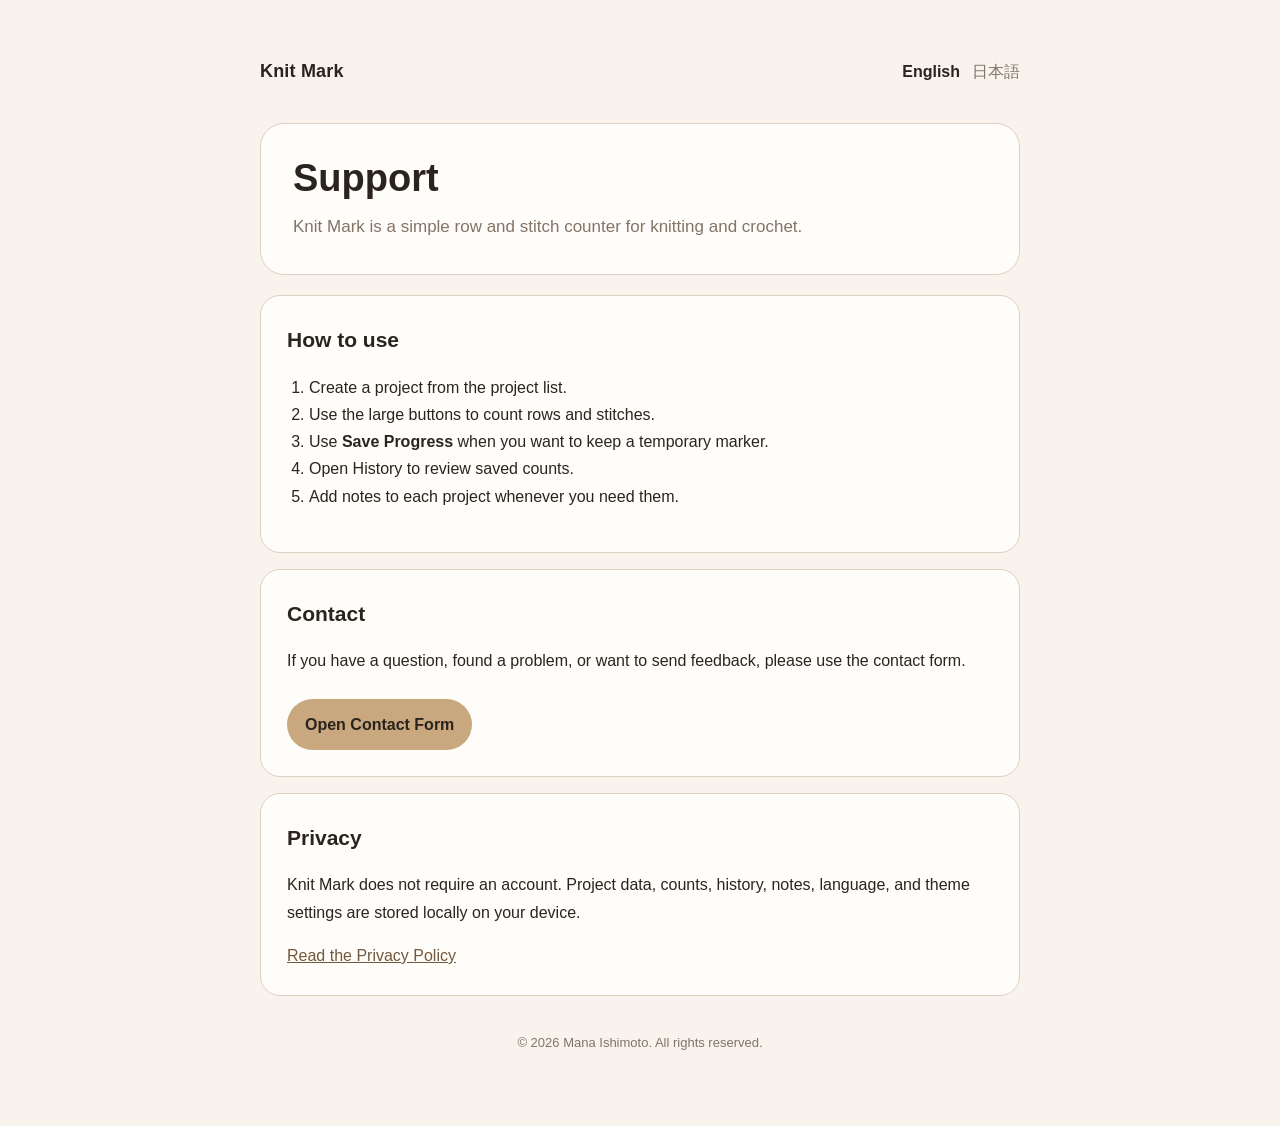
<file: index.html>
<!doctype html>
<html lang="en">
<head>
  <meta charset="utf-8">
  <meta name="viewport" content="width=device-width,initial-scale=1">
  <title>Knit Mark Support</title>
  <meta name="description" content="Support for Knit Mark, a row and stitch counter for knitting and crochet.">
  <link rel="stylesheet" href="./style.css">
</head>
<body>
<main>
  <div class="topbar">
    <div class="brand">Knit Mark</div>
    <div class="lang"><a href="./" aria-current="page">English</a><a href="./ja/">日本語</a></div>
  </div>

  <section class="hero">
    <h1>Support</h1>
    <p class="lead">Knit Mark is a simple row and stitch counter for knitting and crochet.</p>
  </section>

  <section class="card">
    <h2>How to use</h2>
    <ol>
      <li>Create a project from the project list.</li>
      <li>Use the large buttons to count rows and stitches.</li>
      <li>Use <strong>Save Progress</strong> when you want to keep a temporary marker.</li>
      <li>Open History to review saved counts.</li>
      <li>Add notes to each project whenever you need them.</li>
    </ol>
  </section>

  <section class="card">
    <h2>Contact</h2>
    <p>If you have a question, found a problem, or want to send feedback, please use the contact form.</p>
    <a class="button" href="https://docs.google.com/forms/d/e/1FAIpQLScTfycUACW0nB-oMRpTWPwfped8-hMe3VPU91w6Vp2cTNvaTg/viewform?usp=publish-editor" target="_blank" rel="noopener noreferrer">Open Contact Form</a>
  </section>

  <section class="card">
    <h2>Privacy</h2>
    <p>Knit Mark does not require an account. Project data, counts, history, notes, language, and theme settings are stored locally on your device.</p>
    <a href="./privacy.html">Read the Privacy Policy</a>
  </section>

  <footer>© 2026 Mana Ishimoto. All rights reserved.</footer>
</main>
</body>
</html>
</file>
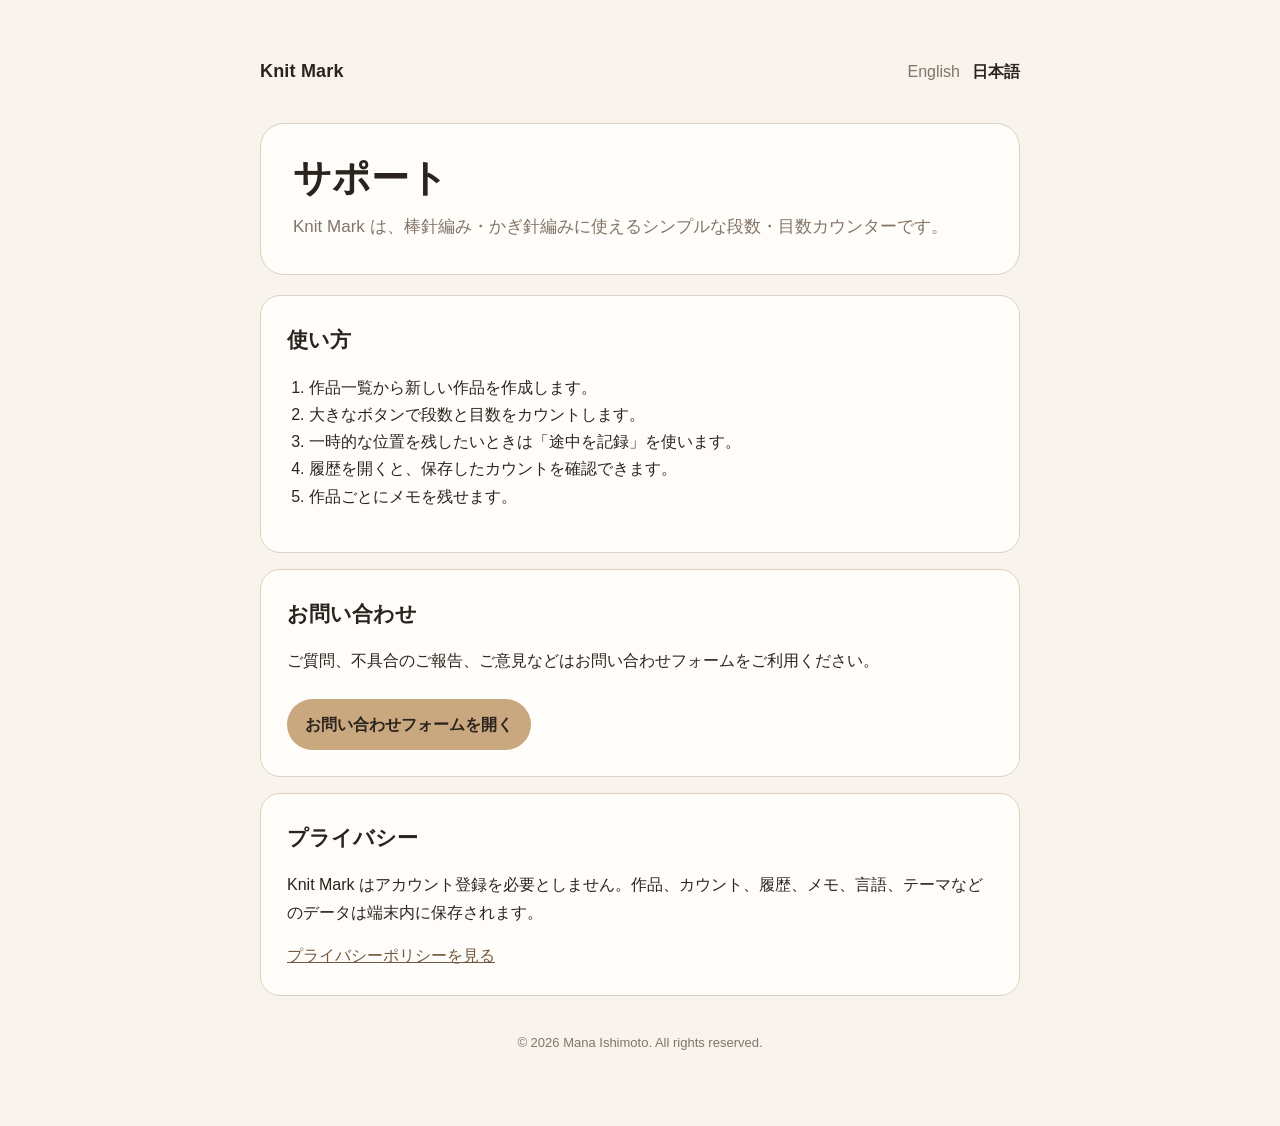
<file: ja/index.html>
<!doctype html>
<html lang="ja">
<head>
  <meta charset="utf-8">
  <meta name="viewport" content="width=device-width,initial-scale=1">
  <title>Knit Mark サポート</title>
  <meta name="description" content="棒針編み・かぎ針編みに使える段数・目数カウンター Knit Mark のサポートページです。">
  <link rel="stylesheet" href="../style.css">
</head>
<body>
<main>
  <div class="topbar">
    <div class="brand">Knit Mark</div>
    <div class="lang"><a href="../">English</a><a href="./" aria-current="page">日本語</a></div>
  </div>

  <section class="hero">
    <h1>サポート</h1>
    <p class="lead">Knit Mark は、棒針編み・かぎ針編みに使えるシンプルな段数・目数カウンターです。</p>
  </section>

  <section class="card">
    <h2>使い方</h2>
    <ol>
      <li>作品一覧から新しい作品を作成します。</li>
      <li>大きなボタンで段数と目数をカウントします。</li>
      <li>一時的な位置を残したいときは「途中を記録」を使います。</li>
      <li>履歴を開くと、保存したカウントを確認できます。</li>
      <li>作品ごとにメモを残せます。</li>
    </ol>
  </section>

  <section class="card">
    <h2>お問い合わせ</h2>
    <p>ご質問、不具合のご報告、ご意見などはお問い合わせフォームをご利用ください。</p>
    <a class="button" href="https://docs.google.com/forms/d/e/1FAIpQLScTfycUACW0nB-oMRpTWPwfped8-hMe3VPU91w6Vp2cTNvaTg/viewform?usp=publish-editor" target="_blank" rel="noopener noreferrer">お問い合わせフォームを開く</a>
  </section>

  <section class="card">
    <h2>プライバシー</h2>
    <p>Knit Mark はアカウント登録を必要としません。作品、カウント、履歴、メモ、言語、テーマなどのデータは端末内に保存されます。</p>
    <a href="./privacy.html">プライバシーポリシーを見る</a>
  </section>

  <footer>© 2026 Mana Ishimoto. All rights reserved.</footer>
</main>
</body>
</html>
</file>
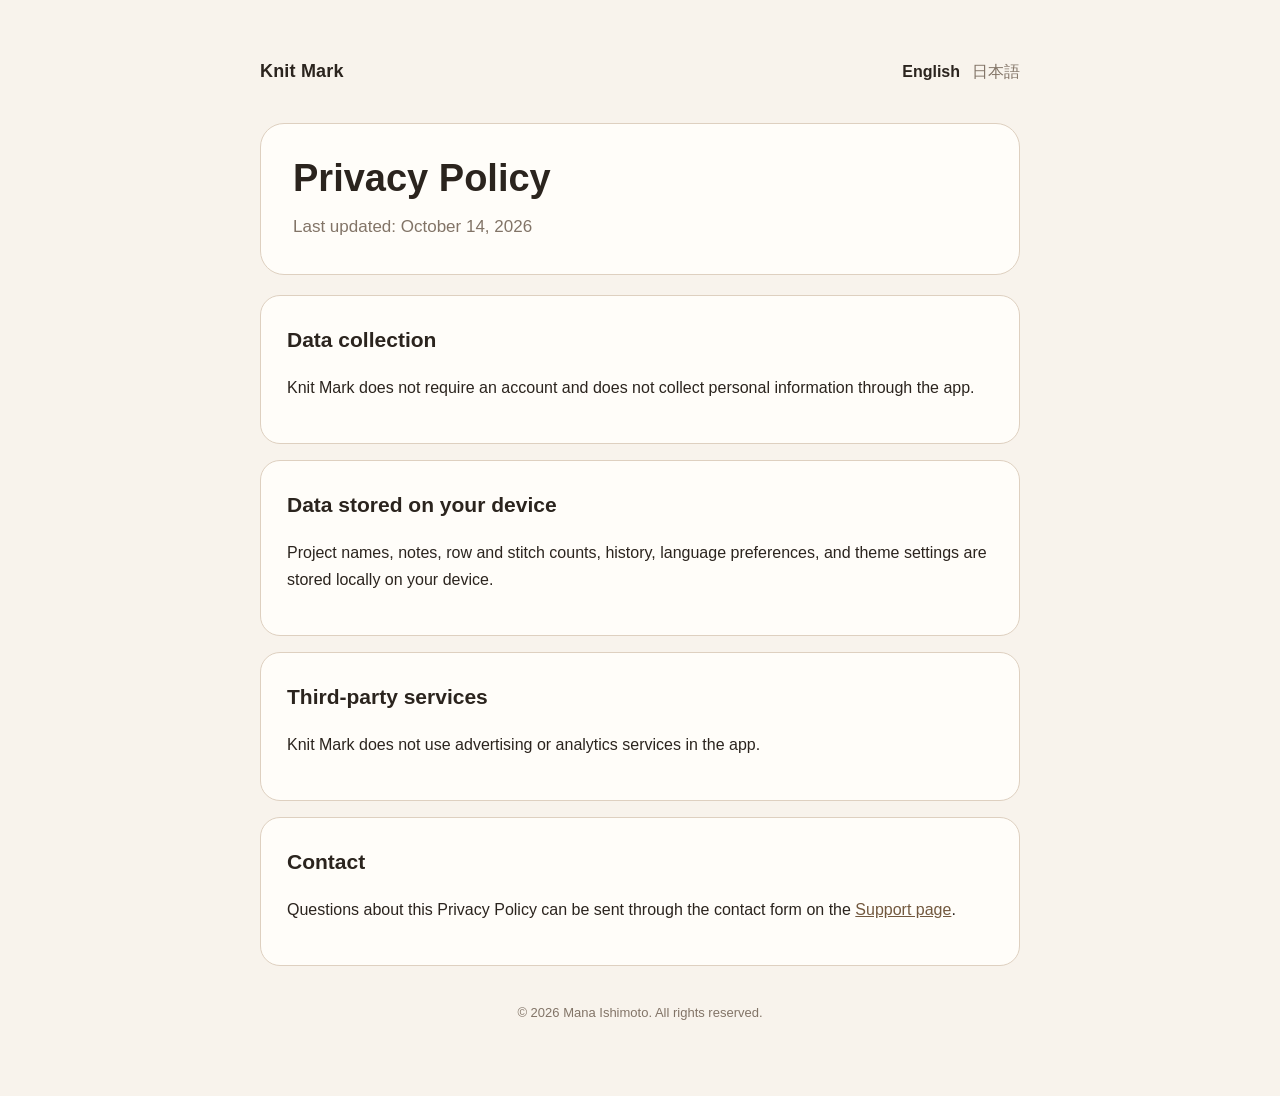
<file: privacy.html>
<!doctype html>
<html lang="en">
<head>
  <meta charset="utf-8">
  <meta name="viewport" content="width=device-width,initial-scale=1">
  <title>Privacy Policy — Knit Mark</title>
  <link rel="stylesheet" href="./style.css">
</head>
<body>
<main>
  <div class="topbar">
    <div class="brand">Knit Mark</div>
    <div class="lang"><a href="./privacy.html" aria-current="page">English</a><a href="./ja/privacy.html">日本語</a></div>
  </div>

  <section class="hero">
    <h1>Privacy Policy</h1>
    <p class="lead">Last updated: October 14, 2026</p>
  </section>

  <section class="card">
    <h2>Data collection</h2>
    <p>Knit Mark does not require an account and does not collect personal information through the app.</p>
  </section>

  <section class="card">
    <h2>Data stored on your device</h2>
    <p>Project names, notes, row and stitch counts, history, language preferences, and theme settings are stored locally on your device.</p>
  </section>

  <section class="card">
    <h2>Third-party services</h2>
    <p>Knit Mark does not use advertising or analytics services in the app.</p>
  </section>

  <section class="card">
    <h2>Contact</h2>
    <p>Questions about this Privacy Policy can be sent through the contact form on the <a href="./">Support page</a>.</p>
  </section>

  <footer>© 2026 Mana Ishimoto. All rights reserved.</footer>
</main>
</body>
</html>
</file>
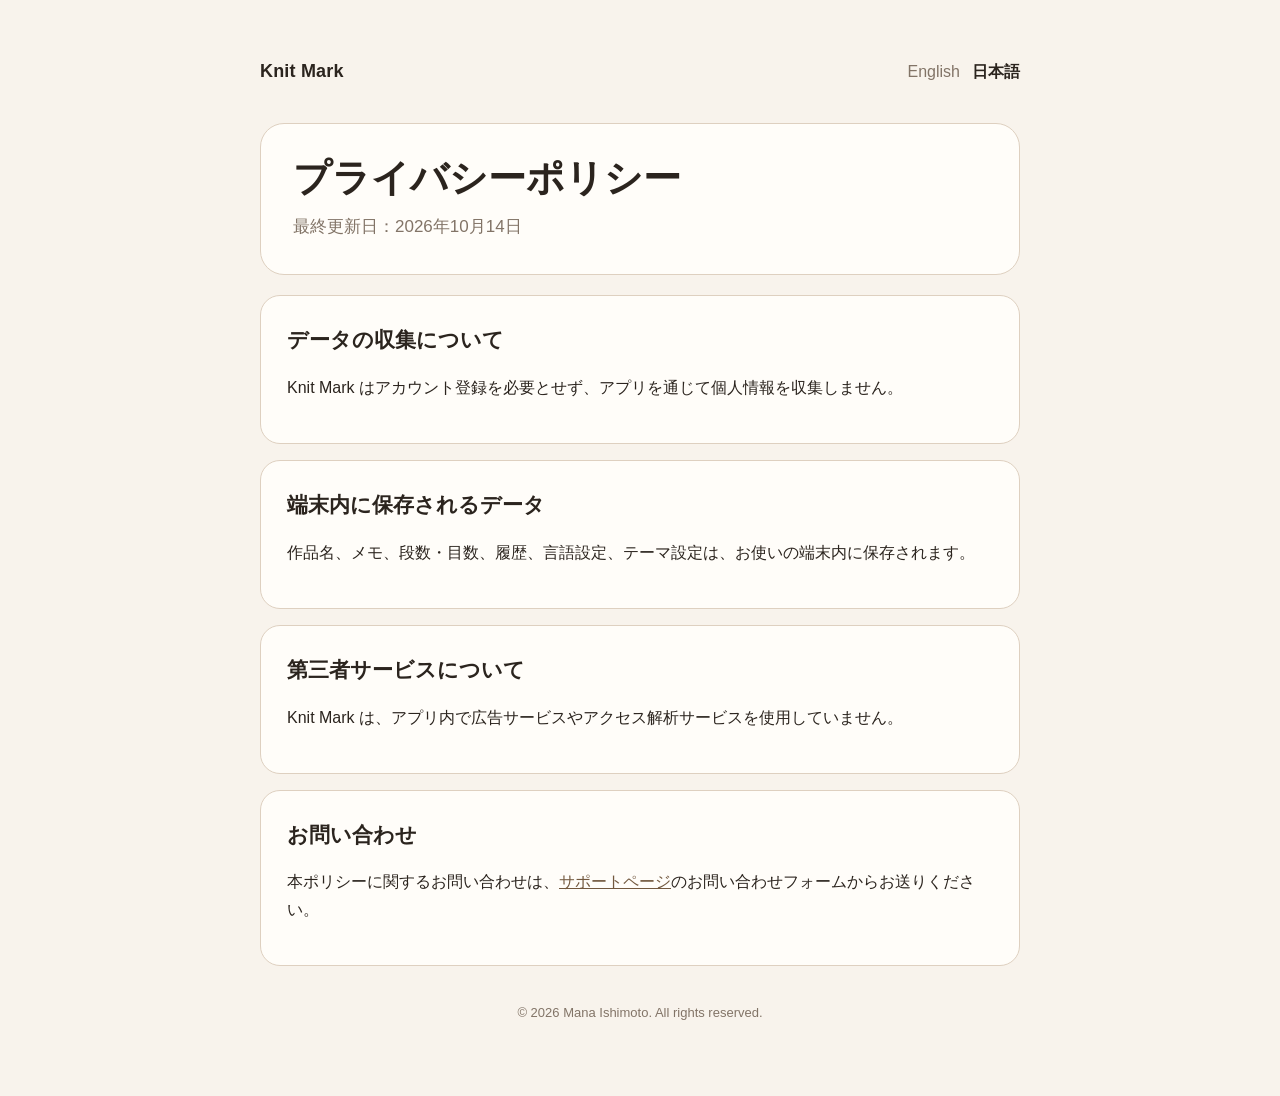
<file: ja/privacy.html>
<!doctype html>
<html lang="ja">
<head>
  <meta charset="utf-8">
  <meta name="viewport" content="width=device-width,initial-scale=1">
  <title>プライバシーポリシー — Knit Mark</title>
  <link rel="stylesheet" href="../style.css">
</head>
<body>
<main>
  <div class="topbar">
    <div class="brand">Knit Mark</div>
    <div class="lang"><a href="../privacy.html">English</a><a href="./privacy.html" aria-current="page">日本語</a></div>
  </div>

  <section class="hero">
    <h1>プライバシーポリシー</h1>
    <p class="lead">最終更新日：2026年10月14日</p>
  </section>

  <section class="card">
    <h2>データの収集について</h2>
    <p>Knit Mark はアカウント登録を必要とせず、アプリを通じて個人情報を収集しません。</p>
  </section>

  <section class="card">
    <h2>端末内に保存されるデータ</h2>
    <p>作品名、メモ、段数・目数、履歴、言語設定、テーマ設定は、お使いの端末内に保存されます。</p>
  </section>

  <section class="card">
    <h2>第三者サービスについて</h2>
    <p>Knit Mark は、アプリ内で広告サービスやアクセス解析サービスを使用していません。</p>
  </section>

  <section class="card">
    <h2>お問い合わせ</h2>
    <p>本ポリシーに関するお問い合わせは、<a href="./">サポートページ</a>のお問い合わせフォームからお送りください。</p>
  </section>

  <footer>© 2026 Mana Ishimoto. All rights reserved.</footer>
</main>
</body>
</html>
</file>
<file: style.css>
:root{
  --bg:#f8f3ec;
  --surface:#fffdf9;
  --text:#2b241e;
  --sub:#827467;
  --accent:#c9a77f;
  --soft:#eee3d5;
  --border:#ded0c0;
}
*{box-sizing:border-box}
body{
  margin:0;
  font-family:-apple-system,BlinkMacSystemFont,"Segoe UI",Roboto,Helvetica,Arial,sans-serif;
  background:var(--bg);
  color:var(--text);
  line-height:1.7;
}
main{
  width:min(760px,calc(100% - 32px));
  margin:0 auto;
  padding:56px 0 72px;
}
.topbar{
  display:flex;
  justify-content:space-between;
  align-items:center;
  gap:16px;
  margin-bottom:36px;
}
.brand{
  font-size:18px;
  font-weight:700;
  letter-spacing:.01em;
}
.lang a{
  color:var(--sub);
  text-decoration:none;
  margin-left:12px;
}
.lang a[aria-current="page"]{
  color:var(--text);
  font-weight:700;
}
.hero{
  background:var(--surface);
  border:1px solid var(--border);
  border-radius:24px;
  padding:32px;
  margin-bottom:20px;
}
h1{
  font-size:38px;
  line-height:1.2;
  margin:0 0 12px;
}
.lead{
  color:var(--sub);
  font-size:17px;
  margin:0;
}
.card{
  background:var(--surface);
  border:1px solid var(--border);
  border-radius:20px;
  padding:26px;
  margin-top:16px;
}
h2{
  font-size:21px;
  margin:0 0 14px;
}
ul,ol{padding-left:22px}
a{color:#72583e}
.button{
  display:inline-block;
  margin-top:8px;
  padding:12px 18px;
  border-radius:999px;
  background:var(--accent);
  color:var(--text);
  text-decoration:none;
  font-weight:700;
}
.button.disabled{
  background:var(--soft);
  color:var(--sub);
  cursor:default;
}
footer{
  color:var(--sub);
  font-size:13px;
  text-align:center;
  margin-top:36px;
}
.small{color:var(--sub);font-size:14px}
@media (max-width:560px){
  main{padding-top:28px}
  .hero{padding:24px}
  h1{font-size:31px}
  .topbar{align-items:flex-start}
}
</file>
